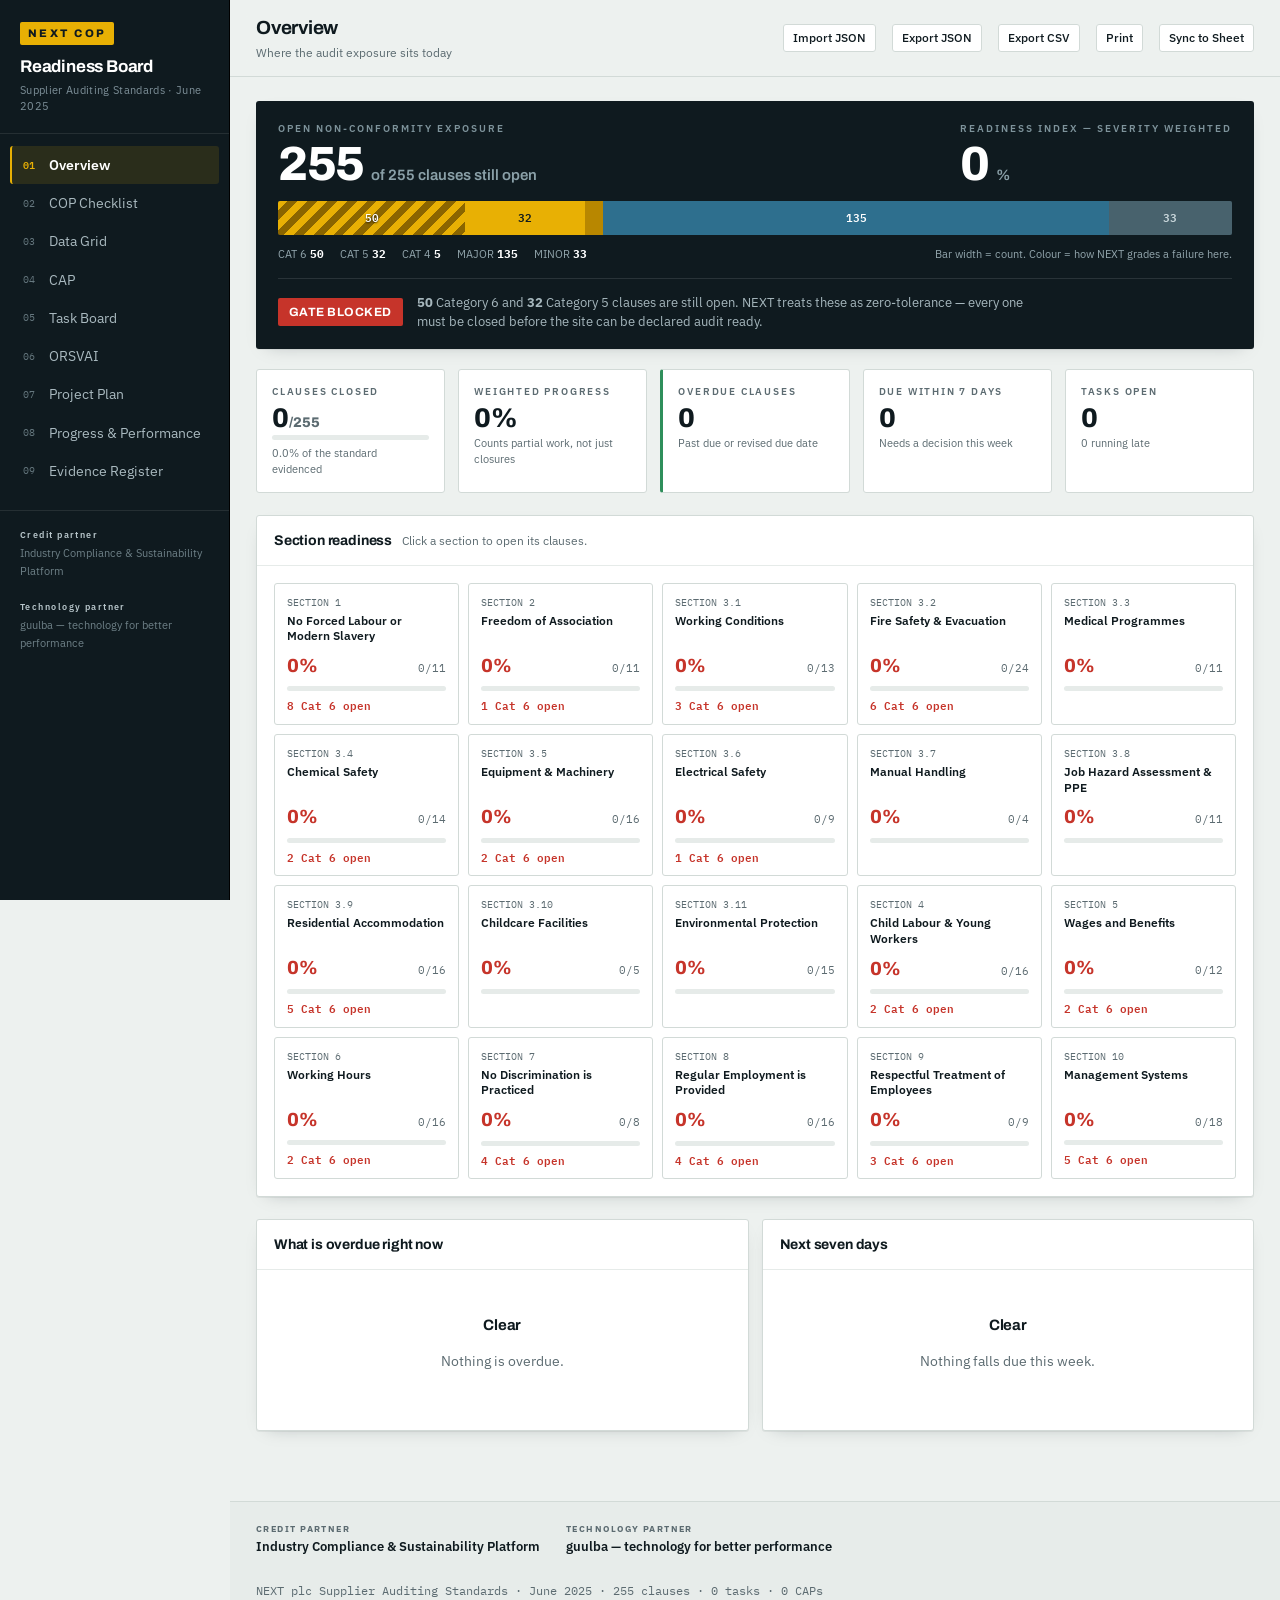
<file: index.html>
<!DOCTYPE html>
<html lang="en">
<head>
<meta charset="utf-8">
<meta name="viewport" content="width=device-width, initial-scale=1">
<title>NEXT Code of Practice — Readiness Board</title>
<meta name="description" content="Implementation board for the NEXT plc Supplier Auditing Standards, June 2025. 255 graded clauses, ORSVAI accountability, a twenty-week plan and management performance reporting.">
<meta name="color-scheme" content="light">
<meta property="og:title" content="NEXT Code of Practice — Readiness Board">
<meta property="og:description" content="255 graded clauses, ORSVAI accountability, twenty-week plan, management performance reporting.">
<meta property="og:type" content="website">
<link rel="icon" href="data:image/svg+xml,%3Csvg xmlns='http://www.w3.org/2000/svg' viewBox='0 0 32 32'%3E%3Crect width='32' height='32' fill='%230F1A1F'/%3E%3Crect x='6' y='7' width='20' height='4' fill='%23E8B004'/%3E%3Crect x='6' y='14' width='14' height='4' fill='%232E6F8E'/%3E%3Crect x='6' y='21' width='8' height='4' fill='%23C6342A'/%3E%3C/svg%3E">
<link rel="preconnect" href="https://fonts.googleapis.com">
<link rel="preconnect" href="https://fonts.gstatic.com" crossorigin>
<link href="https://fonts.googleapis.com/css2?family=Archivo:wght@500;600;700;800&family=IBM+Plex+Mono:wght@400;500;600&family=IBM+Plex+Sans:wght@400;500;600&display=swap" rel="stylesheet">
<link rel="stylesheet" href="assets/css/board.css">
</head>
<body>
<div class="app">

  <!-- ================================================================ rail -->
  <aside class="rail">
    <div class="brand">
      <span class="mark">NEXT COP</span>
      <h1>Readiness Board</h1>
      <p>Supplier Auditing Standards · June 2025</p>
      <p id="siteName" class="site"></p>
    </div>
    <nav class="nav" id="nav"></nav>
    <div class="railfoot" id="railPartners"></div>
  </aside>

  <!-- ================================================================ main -->
  <div class="main">
    <header class="topbar">
      <div>
        <h2 id="vTitle">Overview</h2>
        <div class="sub" id="vSub"></div>
      </div>
      <div class="spacer"></div>
      <button class="btn sm" id="btnImport">Import JSON</button>
      <button class="btn sm" id="btnExport">Export JSON</button>
      <button class="btn sm" id="btnCsv">Export CSV</button>
      <button class="btn sm" id="btnPrint">Print</button>
      <button class="btn sm pri" id="btnSync">Sync to Sheet</button>
      <input type="file" id="fileIn" accept="application/json" hidden>
    </header>

    <main class="view" id="view"></main>

    <footer class="sitefoot">
      <div class="pt"><b>Credit partner</b><span id="footCredit"></span></div>
      <div class="pt"><b>Technology partner</b><span id="footTech"></span></div>
      <div class="spacer"></div>
      <div id="footMeta"></div>
    </footer>
  </div>
</div>

<div class="scrim" id="scrim"><div class="modal" id="modal"></div></div>
<div class="toast" id="toast"></div>

<noscript>
  <div style="padding:28px;max-width:640px;margin:0 auto;font-family:system-ui,sans-serif">
    <h2>This board needs JavaScript</h2>
    <p>The readiness board runs entirely in your browser — nothing is sent anywhere unless you
    press Sync. Enable JavaScript, or read the clause register directly from
    <code>data/seed_data.json</code> in the repository.</p>
  </div>
</noscript>

<script src="assets/js/config.js"></script>
<script src="assets/data/data.js"></script>
<!-- Modules register their views before app.js builds the navigation. -->
<script src="assets/js/grid.js"></script>
<script src="assets/js/cap.js"></script>
<script src="assets/js/app.js"></script>
</body>
</html>
</file>
<file: assets/css/board.css>
/* NEXT COP Readiness Board — stylesheet
   Credit partner: Industry Compliance & Sustainability Platform
   Technology partner: guulba — technology for better performance */
/* ============================================================ tokens ==== */
:root{
  --ink:#0F1A1F;         /* deep teal-black, the ink of an inspection stamp */
  --slate:#1B2A31;
  --steel:#2E6F8E;       /* structural blue, used for data and structure */
  --steel-soft:#E4EEF3;
  --hazard:#E8B004;      /* hazard amber — the one loud colour */
  --hazard-deep:#B88700;
  --alert:#C6342A;       /* Cat 6 */
  --alert-soft:#FBE9E7;
  --clear:#2F8F5B;       /* closed */
  --clear-soft:#E4F2EA;
  --paper:#EDF1EF;       /* cool grey-green, deliberately not cream */
  --card:#FFFFFF;
  --line:#D2DAD7;
  --line-soft:#E6EBE9;
  --mute:#5C6B71;
  --mute-2:#84949A;
  --r:3px;
  --shadow:0 1px 0 rgba(15,26,31,.06), 0 6px 18px -12px rgba(15,26,31,.35);
  --hazard-tape:repeating-linear-gradient(135deg,var(--hazard) 0 7px,#8A6500 7px 14px);
}
*{box-sizing:border-box}
html,body{margin:0;padding:0}
body{
  background:var(--paper); color:var(--ink);
  font-family:"IBM Plex Sans",system-ui,-apple-system,"Segoe UI",sans-serif;
  font-size:14px; line-height:1.5; -webkit-font-smoothing:antialiased;
}
h1,h2,h3,h4,.display{font-family:"Archivo",system-ui,sans-serif;letter-spacing:-.012em;margin:0}
.mono{font-family:"IBM Plex Mono",ui-monospace,monospace;font-variant-numeric:tabular-nums}
button,input,select,textarea{font:inherit;color:inherit}
a{color:var(--steel)}
::selection{background:var(--hazard);color:var(--ink)}
:focus-visible{outline:2px solid var(--steel);outline-offset:2px}

/* ============================================================ shell ===== */
.app{display:grid;grid-template-columns:230px 1fr;min-height:100vh}
.rail{
  background:var(--ink);color:#C9D5D9;padding:0 0 28px;position:sticky;top:0;height:100vh;
  overflow:auto;border-right:1px solid #000;
}
.brand{padding:22px 20px 18px;border-bottom:1px solid rgba(255,255,255,.09)}
.brand .mark{
  display:inline-block;font-family:"Archivo";font-weight:800;font-size:11px;letter-spacing:.22em;
  background:var(--hazard);color:var(--ink);padding:3px 8px;border-radius:2px;
}
.brand h1{color:#fff;font-size:17px;font-weight:700;margin-top:11px;line-height:1.25}
.brand p{margin:5px 0 0;font-size:11px;color:#7E9099;letter-spacing:.03em}
.brand p.site{display:none;color:var(--hazard);font-weight:600;letter-spacing:.06em;font-size:11.5px;margin-top:7px}
.nav{padding:12px 10px}
.nav button{
  display:flex;align-items:center;gap:10px;width:100%;text-align:left;background:none;border:0;
  color:#A9B9BF;padding:9px 11px;border-radius:var(--r);cursor:pointer;font-size:13.5px;
  border-left:2px solid transparent;
}
.nav button:hover{background:rgba(255,255,255,.05);color:#fff}
.nav button.on{background:rgba(232,176,4,.12);color:#fff;border-left-color:var(--hazard);font-weight:600}
.nav .idx{font-family:"IBM Plex Mono";font-size:10px;color:#66787F;width:16px}
.nav button.on .idx{color:var(--hazard)}
.railfoot{padding:16px 20px;margin-top:8px;border-top:1px solid rgba(255,255,255,.09);font-size:10.5px;color:#6E8087;line-height:1.7}
.railfoot b{color:#B9C7CC;font-weight:600;display:block;font-size:9px;letter-spacing:.16em;margin-bottom:3px}

.main{min-width:0}
.topbar{
  position:sticky;top:0;z-index:40;background:rgba(237,241,239,.93);backdrop-filter:blur(8px);
  border-bottom:1px solid var(--line);padding:14px 26px;display:flex;gap:16px;align-items:center;flex-wrap:wrap;
}
.topbar h2{font-size:19px;font-weight:700}
.topbar .sub{font-size:12px;color:var(--mute);margin-top:1px}
.spacer{flex:1}
.view{padding:24px 26px 70px}

/* ============================================================ atoms ===== */
.btn{
  background:var(--card);border:1px solid var(--line);border-radius:var(--r);padding:7px 13px;
  cursor:pointer;font-size:13px;font-weight:500;transition:.12s;
}
.btn:hover{border-color:var(--ink);background:#fff}
.btn.pri{background:var(--ink);color:#fff;border-color:var(--ink)}
.btn.pri:hover{background:#000}
.btn.hz{background:var(--hazard);border-color:var(--hazard-deep);color:var(--ink);font-weight:600}
.btn.sm{padding:4px 9px;font-size:12px}
.btn.dgr{color:var(--alert);border-color:#E7BEB9}
.btn.dgr:hover{background:var(--alert);color:#fff;border-color:var(--alert)}
input[type=text],input[type=date],input[type=number],select,textarea{
  background:var(--card);border:1px solid var(--line);border-radius:var(--r);padding:6px 9px;font-size:13px;width:100%;
}
textarea{resize:vertical;min-height:62px;line-height:1.55}
label.f{display:block;font-size:10px;letter-spacing:.11em;text-transform:uppercase;color:var(--mute);font-weight:600;margin-bottom:4px}
.field{margin-bottom:13px}
.grid2{display:grid;grid-template-columns:1fr 1fr;gap:13px}
.grid3{display:grid;grid-template-columns:1fr 1fr 1fr;gap:13px}

.card{background:var(--card);border:1px solid var(--line);border-radius:var(--r);box-shadow:var(--shadow)}
.card .hd{padding:14px 17px;border-bottom:1px solid var(--line-soft);display:flex;align-items:center;gap:10px}
.card .hd h3{font-size:14px;font-weight:700}
.card .hd .note{font-size:11.5px;color:var(--mute)}
.card .bd{padding:17px}

.eyebrow{font-size:10px;letter-spacing:.18em;text-transform:uppercase;color:var(--mute);font-weight:600}

/* grade chip — bar thickness encodes severity, that is the whole point */
.g{display:inline-flex;align-items:center;gap:6px;font-size:10.5px;font-weight:600;letter-spacing:.05em;
   font-family:"IBM Plex Mono";white-space:nowrap}
.g i{display:block;height:13px;border-radius:1px}
.g[data-g="MINOR"] i{width:2px;background:var(--steel)}
.g[data-g="MAJOR"] i{width:4px;background:var(--steel)}
.g[data-g="CAT 4"] i{width:6px;background:var(--hazard-deep)}
.g[data-g="CAT 5"] i{width:9px;background:var(--hazard-deep)}
.g[data-g="CAT 6"] i{width:13px;background:var(--alert)}

.pill{display:inline-block;padding:2px 8px;border-radius:20px;font-size:10.5px;font-weight:600;letter-spacing:.03em;white-space:nowrap}
.p-not{background:#EAEEEC;color:var(--mute)}
.p-prog{background:var(--steel-soft);color:#20536B}
.p-block{background:var(--alert-soft);color:#992A22}
.p-verify{background:#FDF3D8;color:#7A5B00}
.p-done{background:var(--clear-soft);color:#1E6B41}
.p-late{background:var(--alert);color:#fff}
.p-soon{background:var(--hazard);color:var(--ink)}
.p-ok{background:#EAEEEC;color:var(--mute)}
.p-repl{background:#EDE7F6;color:#553C9A}

table{width:100%;border-collapse:collapse}
th{
  text-align:left;font-size:10px;letter-spacing:.11em;text-transform:uppercase;color:var(--mute);
  font-weight:600;padding:9px 11px;border-bottom:1px solid var(--line);background:#F6F8F7;position:sticky;top:0;z-index:5;
}
td{padding:10px 11px;border-bottom:1px solid var(--line-soft);vertical-align:top;font-size:13px}
tbody tr:hover{background:#F8FAF9}
.tbl-wrap{max-height:calc(100vh - 232px);overflow:auto;border-top:1px solid var(--line-soft)}
.tbl-wrap.cap{max-height:330px}
.tbl-wrap.wide table{min-width:1340px}
.tbl-wrap.xwide{max-height:calc(100vh - 232px);overflow:auto;border-top:1px solid var(--line-soft)}
.tbl-wrap.xwide table{min-width:1520px}
td .mono,td.mono{white-space:nowrap}
.filters label.inline{display:flex;align-items:center;gap:6px;font-size:12.5px;white-space:nowrap;flex:0 0 auto}
.filters label.inline input{width:auto;min-width:0;flex:0 0 auto;margin:0}

.bar{height:5px;background:#E6EBE9;border-radius:3px;overflow:hidden}
.bar>span{display:block;height:100%;background:var(--steel)}
.bar.done>span{background:var(--clear)}

/* ============================================ signature: exposure ladder */
.ladder{background:var(--ink);border-radius:var(--r);padding:20px 22px 18px;color:#fff;box-shadow:var(--shadow)}
.ladder .top{display:flex;align-items:flex-end;gap:20px;flex-wrap:wrap;margin-bottom:15px}
.ladder .big{font-family:"Archivo";font-weight:800;font-size:48px;line-height:.9;letter-spacing:-.03em}
.ladder .big small{font-size:15px;font-weight:600;color:#8AA0A8;letter-spacing:0;margin-left:7px}
.ladder .lab{font-size:10px;letter-spacing:.2em;text-transform:uppercase;color:#7E939B;font-weight:600;margin-bottom:7px}
.ladderbar{display:flex;height:34px;border-radius:2px;overflow:hidden;background:#22343B}
.ladderbar div{position:relative;display:flex;align-items:center;justify-content:center;
  font-family:"IBM Plex Mono";font-size:11px;font-weight:600;transition:flex .5s ease;min-width:0}
.seg-c6{background:var(--hazard-tape);color:#fff;text-shadow:0 1px 2px rgba(0,0,0,.75)}
.seg-c5{background:var(--hazard);color:var(--ink)}
.seg-c4{background:var(--hazard-deep);color:#fff}
.seg-maj{background:var(--steel);color:#fff}
.seg-min{background:#48626D;color:#CBD8DD}
.ladderkey{display:flex;gap:16px;flex-wrap:wrap;margin-top:11px;font-size:11px;color:#93A6AD}
.ladderkey b{color:#fff;font-family:"IBM Plex Mono"}
.gate{
  margin-top:16px;border-top:1px solid rgba(255,255,255,.11);padding-top:14px;
  display:flex;align-items:center;gap:14px;flex-wrap:wrap;
}
.gate .flag{padding:5px 11px;border-radius:2px;font-weight:700;font-size:12px;font-family:"Archivo";letter-spacing:.04em}
.gate .flag.stop{background:var(--alert);color:#fff}
.gate .flag.go{background:var(--clear);color:#fff}
.gate p{margin:0;font-size:12.5px;color:#A6B7BD;max-width:620px}

.kpis{display:grid;grid-template-columns:repeat(auto-fit,minmax(168px,1fr));gap:13px}
.kpi{background:var(--card);border:1px solid var(--line);border-radius:var(--r);padding:14px 15px}
.kpi .v{font-family:"Archivo";font-weight:800;font-size:27px;line-height:1;margin:6px 0 3px}
.kpi .d{font-size:11px;color:var(--mute)}
.kpi.warn{border-left:3px solid var(--hazard)}
.kpi.bad{border-left:3px solid var(--alert)}
.kpi.good{border-left:3px solid var(--clear)}

/* section heat grid */
.heat{display:grid;grid-template-columns:repeat(auto-fill,minmax(184px,1fr));gap:9px}
.heatcell{border:1px solid var(--line);background:var(--card);border-radius:var(--r);padding:11px 12px;cursor:pointer;transition:.12s}
.heatcell:hover{border-color:var(--ink);transform:translateY(-1px)}
.heatcell .n{font-family:"IBM Plex Mono";font-size:10px;color:var(--mute)}
.heatcell .t{font-size:12px;font-weight:600;line-height:1.3;margin:3px 0 8px;min-height:31px}
.heatcell .pct{font-family:"Archivo";font-weight:800;font-size:19px}
.heatcell .row{display:flex;justify-content:space-between;align-items:baseline;margin-bottom:6px}
.heatcell .c6{font-size:10.5px;font-family:"IBM Plex Mono";color:var(--alert);font-weight:600}

/* filters */
.filters{display:flex;gap:9px;flex-wrap:wrap;align-items:center;margin-bottom:14px}
.filters select,.filters input{width:auto;min-width:135px}
.filters .search{min-width:250px}
.chipcount{font-size:11.5px;color:var(--mute);font-family:"IBM Plex Mono"}

/* gantt */
.gantt{overflow-x:auto}
.gantt table{min-width:940px}
.gantt th.wk{width:34px;text-align:center;padding:7px 0;font-size:9px}
.gtrack{position:relative;height:19px;background:#F1F4F3;border-radius:2px}
.gbar{position:absolute;top:0;height:19px;border-radius:2px;background:var(--steel);
  display:flex;align-items:center;padding:0 7px;color:#fff;font-size:10px;font-family:"IBM Plex Mono";white-space:nowrap;overflow:hidden}
.gbar.p3{background:var(--hazard-deep)}
.gbar.p6,.gbar.p7{background:var(--ink)}
.gnow{position:absolute;top:-4px;bottom:-4px;width:2px;background:var(--alert);z-index:3}

/* orsvai */
.orsvai-key{display:grid;grid-template-columns:repeat(auto-fit,minmax(158px,1fr));gap:9px;margin-bottom:16px}
.ok{background:var(--card);border:1px solid var(--line);border-left:3px solid var(--hazard);border-radius:var(--r);padding:10px 12px}
.ok b{font-family:"Archivo";font-size:17px;font-weight:800;display:block}
.ok span{font-size:11px;color:var(--mute);line-height:1.4;display:block;margin-top:2px}

/* modal */
.scrim{position:fixed;inset:0;background:rgba(15,26,31,.55);backdrop-filter:blur(3px);z-index:100;display:none;
  align-items:flex-start;justify-content:center;padding:36px 18px;overflow:auto}
.scrim.on{display:flex}
.modal{background:var(--card);border-radius:var(--r);width:100%;max-width:800px;box-shadow:0 24px 70px -18px rgba(0,0,0,.55)}
.modal .mh{padding:17px 21px;border-bottom:1px solid var(--line);display:flex;align-items:center;gap:12px}
.modal .mh h3{font-size:15px;flex:1}
.modal .mb{padding:21px;max-height:66vh;overflow:auto}
.modal .mf{padding:14px 21px;border-top:1px solid var(--line);display:flex;gap:9px;justify-content:flex-end;background:#F8FAF9}
.req{background:#F6F8F7;border-left:3px solid var(--steel);padding:11px 13px;border-radius:2px;font-size:13px;line-height:1.6;margin-bottom:13px}
.req .lb{font-size:10px;letter-spacing:.13em;text-transform:uppercase;color:var(--mute);font-weight:600;display:block;margin-bottom:4px}

.log{border-left:2px solid var(--line);padding-left:12px;margin-top:5px}
.log .e{font-size:12px;margin-bottom:9px;position:relative}
.log .e:before{content:"";position:absolute;left:-17px;top:6px;width:6px;height:6px;border-radius:50%;background:var(--steel)}
.log .e time{font-family:"IBM Plex Mono";font-size:10.5px;color:var(--mute);display:block}

.empty{text-align:center;padding:44px 20px;color:var(--mute)}
.empty h4{font-size:15px;margin-bottom:5px;color:var(--ink)}

.sitefoot{
  border-top:1px solid var(--line);padding:20px 26px;display:flex;gap:26px;flex-wrap:wrap;align-items:center;
  font-size:11.5px;color:var(--mute);background:#E7ECEA;
}
.sitefoot .pt b{display:block;font-size:9px;letter-spacing:.16em;text-transform:uppercase;color:var(--mute);margin-bottom:2px}
.sitefoot .pt span{color:var(--ink);font-weight:600;font-size:12.5px}
.toast{position:fixed;bottom:22px;left:50%;transform:translateX(-50%) translateY(80px);background:var(--ink);color:#fff;
  padding:11px 20px;border-radius:var(--r);font-size:13px;z-index:200;transition:.28s;opacity:0;box-shadow:0 12px 32px -10px rgba(0,0,0,.5)}
.toast.on{transform:translateX(-50%) translateY(0);opacity:1}

@media (max-width:1000px){
  .app{grid-template-columns:1fr}
  .rail{position:static;height:auto}
  .nav{display:grid;grid-template-columns:repeat(auto-fill,minmax(150px,1fr));gap:4px}
  .grid2,.grid3{grid-template-columns:1fr}
  .view{padding:18px 15px 60px}
  .topbar{padding:12px 15px}
  .ladder .big{font-size:36px}
}
@media (prefers-reduced-motion:reduce){*{transition:none!important;animation:none!important}}


/* ====================================================== segmented control == */
.seg{display:inline-flex;border:1px solid var(--line);border-radius:var(--r);overflow:hidden;background:var(--card)}
.seg button{border:0;background:none;padding:6px 12px;font-size:12.5px;cursor:pointer;
  border-right:1px solid var(--line-soft);color:var(--mute);white-space:nowrap}
.seg button:last-child{border-right:0}
.seg button:hover{background:#F2F5F4;color:var(--ink)}
.seg button.on{background:var(--ink);color:#fff;font-weight:600}

/* ================================================================== grid == */
.gridcard{padding:0;overflow:hidden}
.gridwrap{overflow:auto;max-height:calc(100vh - 268px);outline:none;position:relative}
.gridwrap:focus-visible{box-shadow:inset 0 0 0 2px var(--steel)}
table.grid{border-collapse:separate;border-spacing:0;table-layout:fixed;width:max-content;min-width:100%}
table.grid th.gh{
  position:sticky;top:0;z-index:6;background:#F6F8F7;border-bottom:1px solid var(--line);
  border-right:1px solid var(--line-soft);padding:8px 9px;font-size:10px;letter-spacing:.07em;
  text-transform:uppercase;color:var(--mute);font-weight:600;cursor:pointer;user-select:none;
  white-space:nowrap;overflow:hidden;text-overflow:ellipsis;
}
table.grid th.gh:hover{background:#EAEFED;color:var(--ink)}
table.grid th.gh.froz{z-index:8;background:#F1F4F3}
table.grid td.gc{
  border-bottom:1px solid var(--line-soft);border-right:1px solid var(--line-soft);
  padding:5px 9px;font-size:12px;height:30px;background:var(--card);
  white-space:nowrap;overflow:hidden;text-overflow:ellipsis;cursor:cell;
}
table.grid td.gc.froz,table.grid th.gh.froz{position:sticky;z-index:4}
table.grid td.gc.froz{background:#FBFCFB;font-weight:600}
table.grid td.gc.ro{background:#F7F9F8;color:var(--mute);cursor:default}
table.grid td.gc.froz.ro{background:#F4F7F6}
table.grid td.gc.n{text-align:right;font-family:"IBM Plex Mono";font-size:11.5px}
table.grid tbody tr:hover td.gc{background:#F8FAF9}
table.grid tbody tr:hover td.gc.froz{background:#F3F6F5}
table.grid td.gc.insel{background:#E4EEF3!important;box-shadow:inset 0 0 0 1px #B9D3E0}
table.grid td.gc.anchor{box-shadow:inset 0 0 0 2px var(--steel)!important;background:#DCEAF1!important}
table.grid td.gc .gedit{
  width:100%;border:0;outline:none;background:#fff;font-size:12px;padding:2px 3px;
  font-family:inherit;box-shadow:0 0 0 2px var(--steel);border-radius:1px;
}
.gridfoot{display:flex;align-items:center;gap:14px;padding:9px 14px;border-top:1px solid var(--line);
  background:#F6F8F7;font-size:11.5px}
#gsel{font-weight:600;color:var(--ink)}

/* ============================================================ CAP stages == */
.capstage{display:flex;gap:2px;margin-top:4px}
.capstage i{display:block;width:7px;height:3px;border-radius:1px;background:#E0E6E3}
.capstage i.on{background:var(--steel)}
.capstage i.on.done{background:var(--clear)}
.capbar{display:flex;gap:0;margin-bottom:18px;border:1px solid var(--line);border-radius:var(--r);overflow:hidden}
.capbar div{flex:1;padding:8px 6px;text-align:center;background:#F7F9F8;border-right:1px solid var(--line-soft);min-width:0}
.capbar div:last-child{border-right:0}
.capbar div b{display:block;font-family:"Archivo";font-size:13px;font-weight:800;color:var(--mute)}
.capbar div span{display:block;font-size:9.5px;color:var(--mute);margin-top:2px;line-height:1.25}
.capbar div.on{background:var(--ink)}
.capbar div.on b{color:var(--hazard)}
.capbar div.on span{color:#C9D5D9}

@media (max-width:1000px){
  .gridwrap{max-height:60vh}
  .capbar{flex-wrap:wrap}
  .capbar div{flex:1 1 33%;border-bottom:1px solid var(--line-soft)}
}
@media print{
  .rail,.topbar,.filters,.sitefoot{display:none!important}
  .app{grid-template-columns:1fr}
  .view{padding:0}
  .card{break-inside:avoid;box-shadow:none}
}
</file>
